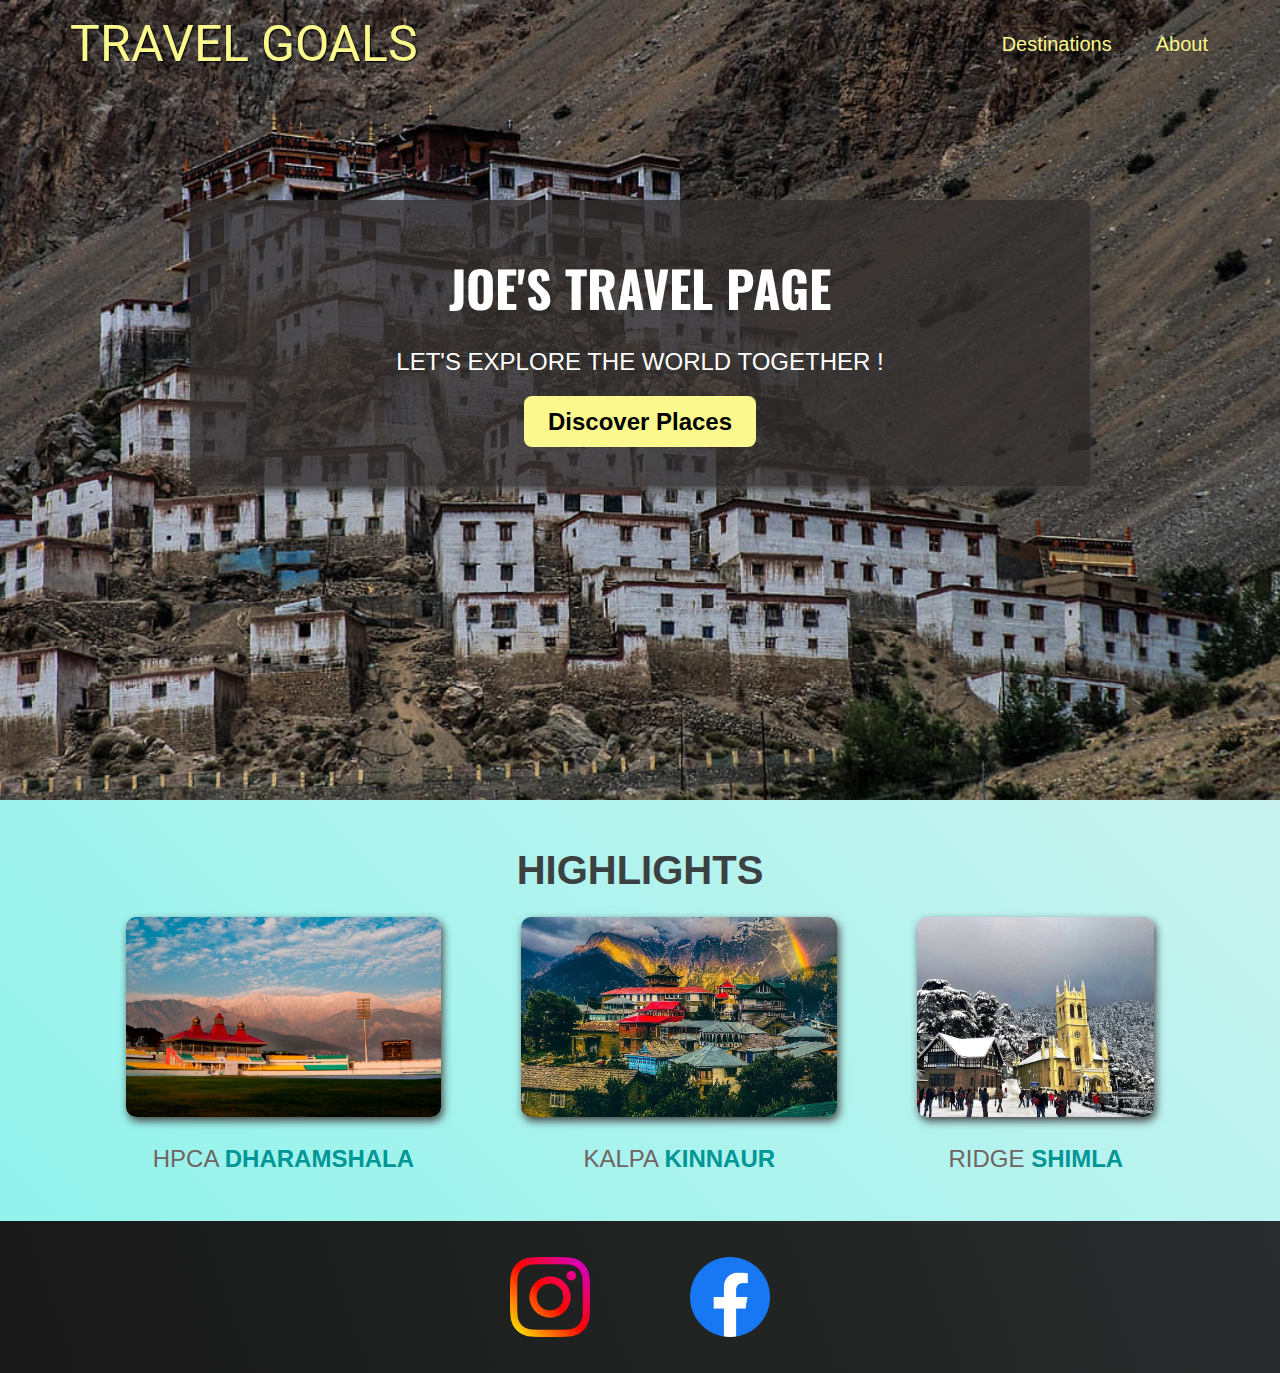
<file: index.html>
<!DOCTYPE html>
<html lang="en">
<head>
    <meta charset="UTF-8">
    <link href="https://fonts.googleapis.com/css2?family=Oswald:wght@700&family=Roboto:wght@400;900&display=swap"
     rel="stylesheet">
    <link rel="stylesheet" href="shared.css">
    <link rel="stylesheet" href="styles.css">
    <title>Travel Goal</title>
</head>
<body>
    <header>
        <div id="page-logo">
            <a href="index.html">Travel Goals</a>
        </div>
        <nav>
            <ul>
                <li>
                    <a href="places.html">Destinations</a>
                </li>
                <li><a href="">About</a></li>
            </ul>
        </nav>
    </header>
    <main>
        <section id="hero">
            <div id="hero-content">
            <h1>Joe's Travel Page</h1>
            <p>Let's explore the world together !</p>
            <a href="places.html">Discover Places</a>
            </div>  

        </section>
        <section id="highlights">
            <h2>Highlights</h2>
            <ul id="destinations">
                <li class="destination">
                    <img src="/images/places/HPCA.jpg" alt="Cricket Stadium Dharamshala">
                    <p>HPCA <strong>Dharamshala</strong> </p>
                </li>
                <li class="destination">
                    <img src="/images/places/kalpa.jpg" alt="Beautiful place in Kinnaur">
                    <p>Kalpa <strong>Kinnaur</strong> </p>
                </li>
                <li class="destination">
                    <img src="/images/places/Shimla.jpg" alt="Shimla Ridge">
                    <p>Ridge <strong>Shimla</strong> </p>
                </li>
            </ul>
             
        </section>
    </main>
    <footer>
        <ul>
            <li>
                <a href="https://www.instagram.com">
                    <img src="/images/icons/ig.png" alt="Instagram logo"></a>
            </li>
            <li>
                <a href="https://www.facebook.com">
                    <img src="/images/icons/fb.png" alt="Facebook logo"></a>
            </li>
        </ul>
    </footer>
</body>
</html>
</file>
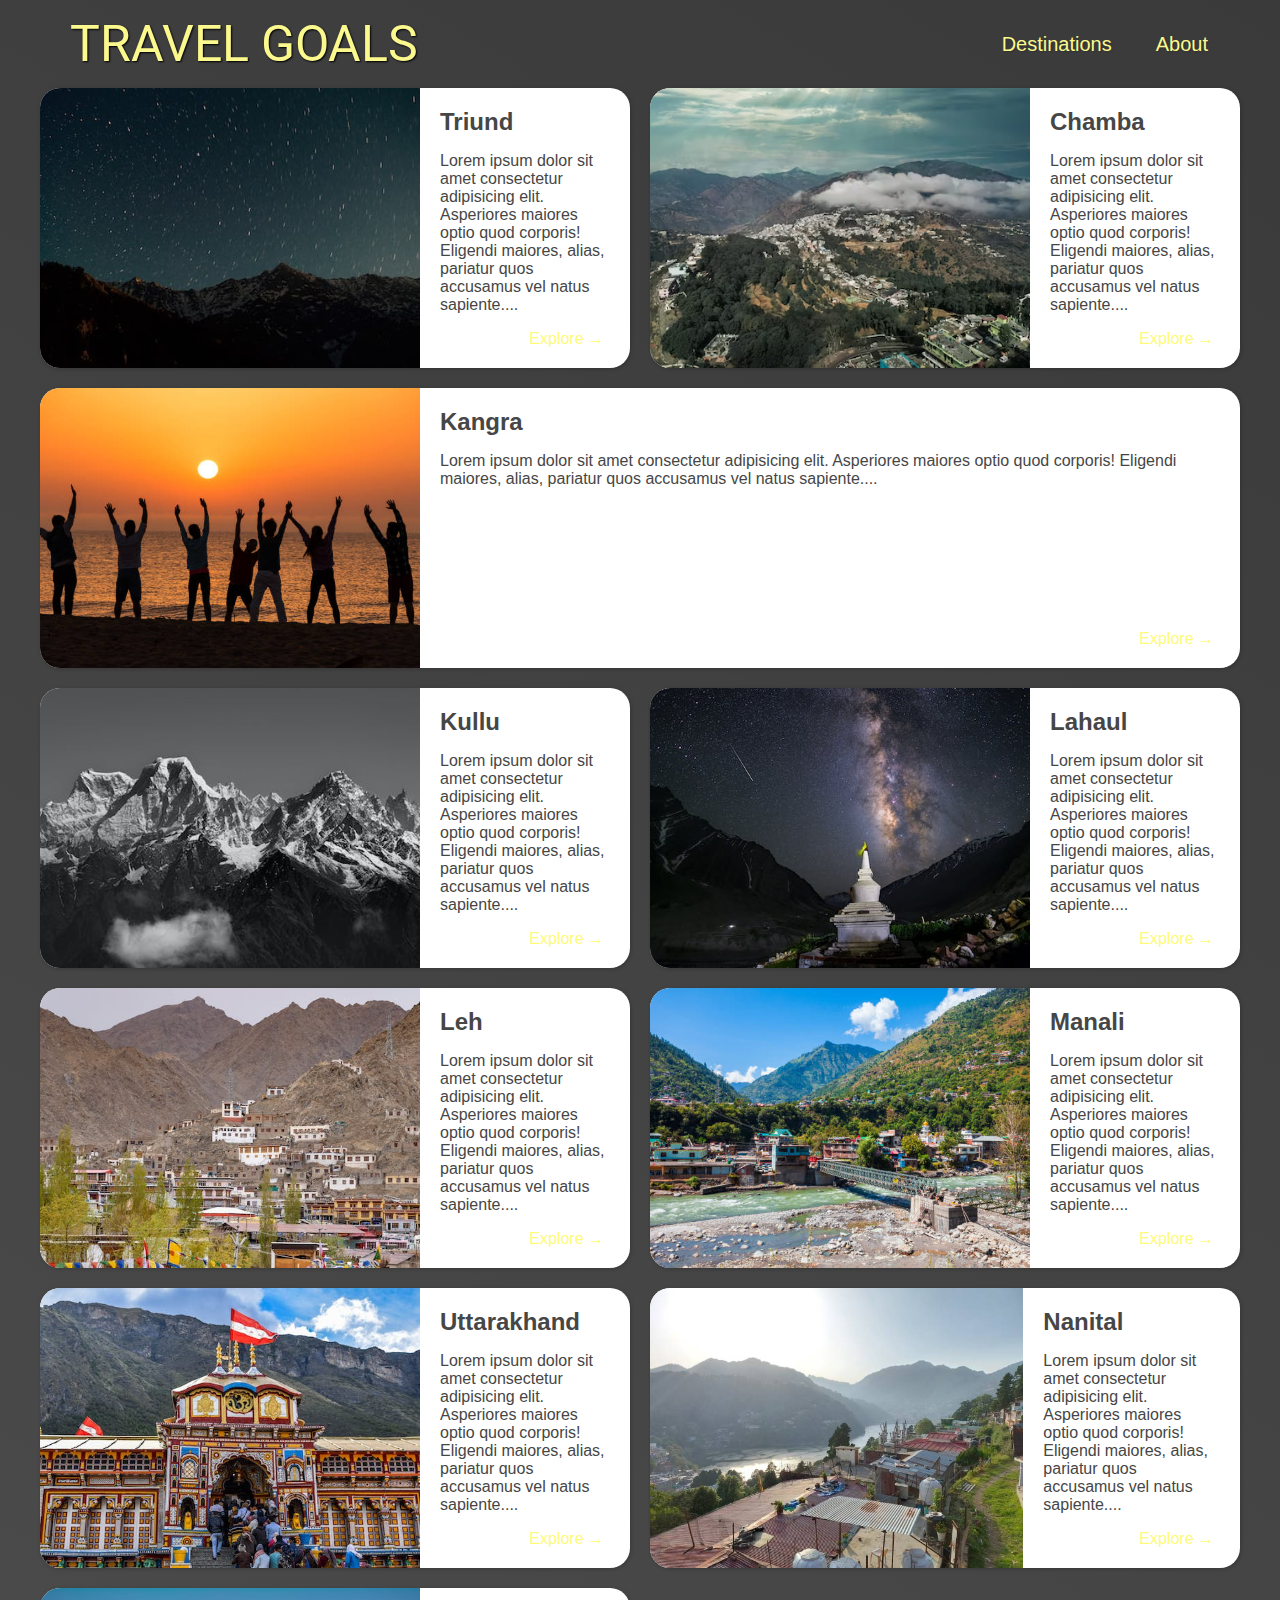
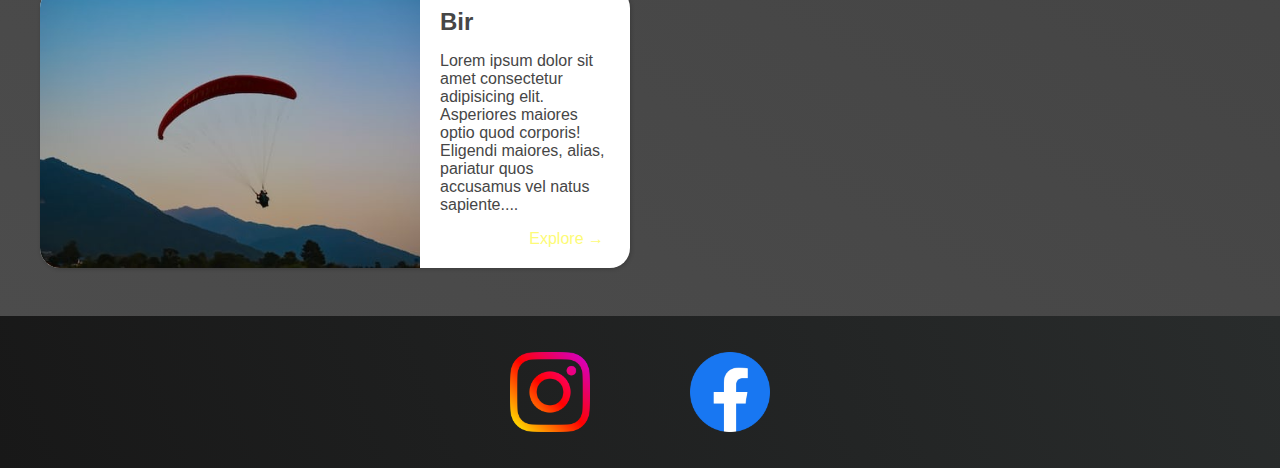
<file: places.html>
<!DOCTYPE html>
<html lang="en">
<head>
    <meta charset="UTF-8">
    <link href="https://fonts.googleapis.com/css2?family=Oswald:wght@700&family=Roboto:wght@400;900&display=swap"
     rel="stylesheet">
    <link rel="stylesheet" href="shared.css">
    <link rel="stylesheet" href="places.css">
    <title>Travel Goal</title>
</head>
<body>
    <header>
        <div id="page-logo">
            <a href="index.html">Travel Goals</a>
        </div>
        <nav>
            <ul>
                <li><a href="places.html">Destinations</a></li>
                <li><a href="">About</a></li>
            </ul>
        </nav>
    </header>
    <main>
        <ul>
            <li>
                <img src="/images/places/truind.jpg" alt="City of triund">
                <div class="item-content">
                    <div>
                     <h2>Triund</h2>
                    <p>
                        Lorem ipsum dolor sit amet consectetur adipisicing elit. Asperiores maiores optio quod corporis! Eligendi maiores, alias, pariatur quos accusamus vel natus sapiente....
                    </p>   
                    </div>
                    
                    <div class="actions">
                        <a href="https://en.wikipedia.org/wiki/Triund">Explore &#x2192</a>
    
                    </div>
                </div>
               
            </li>
            <li>
                <img src="/images/places/chamba.avif" alt="City of Chamba">
                <div class="item-content">
                    <div>
                     <h2>Chamba</h2>
                    <p>
                        Lorem ipsum dolor sit amet consectetur adipisicing elit. Asperiores maiores optio quod corporis! Eligendi maiores, alias, pariatur quos accusamus vel natus sapiente....
                    </p>   
                    </div>
                    
                    <div class="actions">
                        <a href="https://en.wikipedia.org/wiki/Chamba">Explore &#x2192</a>
    
                    </div>
                </div>
               
            </li>
            <li>
                <img src="/images/places/kangra.jpg" alt="City of Kangra">
                <div class="item-content">
                    <div>
                     <h2>Kangra</h2>
                    <p>
                        Lorem ipsum dolor sit amet consectetur adipisicing elit. Asperiores maiores optio quod corporis! Eligendi maiores, alias, pariatur quos accusamus vel natus sapiente....
                    </p>   
                    </div>
                    
                    <div class="actions">
                        <a href="https://en.wikipedia.org/wiki/Kangra">Explore &#x2192</a>
    
                    </div>
                </div>
               
            </li>
            <li>
                <img src="/images/places/kullu.jpeg" alt="City of Kullu">
                <div class="item-content">
                    <div>
                     <h2>Kullu</h2>
                    <p>
                        Lorem ipsum dolor sit amet consectetur adipisicing elit. Asperiores maiores optio quod corporis! Eligendi maiores, alias, pariatur quos accusamus vel natus sapiente....
                    </p>   
                    </div>
                    
                    <div class="actions">
                        <a href="https://en.wikipedia.org/wiki/Kullu">Explore &#x2192</a>
    
                    </div>
                </div>
               
            </li>
            <li>
                <img src="/images/places/lahaul.jpeg" alt="City of Lahaul">
                <div class="item-content">
                    <div>
                     <h2>Lahaul</h2>
                    <p>
                        Lorem ipsum dolor sit amet consectetur adipisicing elit. Asperiores maiores optio quod corporis! Eligendi maiores, alias, pariatur quos accusamus vel natus sapiente....
                    </p>   
                    </div>
                    
                    <div class="actions">
                        <a href="https://en.wikipedia.org/wiki/Lahaul">Explore &#x2192</a>
    
                    </div>
                </div>
               
            </li>
            <li>
                <img src="/images/places/Leh.jpeg" alt="City of Leh">
                <div class="item-content">
                    <div>
                     <h2>Leh</h2>
                    <p>
                        Lorem ipsum dolor sit amet consectetur adipisicing elit. Asperiores maiores optio quod corporis! Eligendi maiores, alias, pariatur quos accusamus vel natus sapiente....
                    </p>   
                    </div>
                    
                    <div class="actions">
                        <a href="https://en.wikipedia.org/wiki/Leh">Explore &#x2192</a>
    
                    </div>
                </div>
               
            </li>
            <li>
                <img src="/images/places/manali.jpg" alt="City of Manali">
                <div class="item-content">
                    <div>
                     <h2>Manali</h2>
                    <p>
                        Lorem ipsum dolor sit amet consectetur adipisicing elit. Asperiores maiores optio quod corporis! Eligendi maiores, alias, pariatur quos accusamus vel natus sapiente....
                    </p>   
                    </div>
                    
                    <div class="actions">
                        <a href="https://en.wikipedia.org/wiki/Manali">Explore &#x2192</a>
    
                    </div>
                </div>
            
            </li>
            <li>
                <img src="/images/places/UK.jpeg" alt="City of uttarakhand">
                <div class="item-content">
                    <div>
                     <h2>Uttarakhand</h2>
                    <p>
                        Lorem ipsum dolor sit amet consectetur adipisicing elit. Asperiores maiores optio quod corporis! Eligendi maiores, alias, pariatur quos accusamus vel natus sapiente....
                    </p>   
                    </div>
                    
                    <div class="actions">
                        <a href="https://en.wikipedia.org/wiki/Uttarakhand">Explore &#x2192</a>
    
                    </div>
                </div>
               
            </li>
            <li>
                <img src="/images/places/nanital.jpg" alt="City of Nanital">
                <div class="item-content">
                    <div>
                     <h2>Nanital</h2>
                    <p>
                        Lorem ipsum dolor sit amet consectetur adipisicing elit. Asperiores maiores optio quod corporis! Eligendi maiores, alias, pariatur quos accusamus vel natus sapiente....
                    </p>   
                    </div>
                    
                    <div class="actions">
                        <a href="https://en.wikipedia.org/wiki/Nanital">Explore &#x2192</a>
    
                    </div>
                </div>
               
            </li>
            <li>
                <img src="/images/places/bir.jpg" alt="City of Bir">
                <div class="item-content">
                    <div>
                     <h2>Bir</h2>
                    <p>
                        Lorem ipsum dolor sit amet consectetur adipisicing elit. Asperiores maiores optio quod corporis! Eligendi maiores, alias, pariatur quos accusamus vel natus sapiente....
                    </p>   
                    </div>
                    
                    <div class="actions">
                        <a href="https://en.wikipedia.org/wiki/Bir">Explore &#x2192</a>
    
                    </div>
                </div>
               
            </li>
        </ul>
    </main>
    <footer>
        <ul>
            <li>
                <a href="https://www.instagram.com">
                    <img src="/images/icons/ig.png" alt="Instagram logo"></a>
            </li>
            <li>
                <a href="https://www.facebook.com">
                    <img src="/images/icons/fb.png" alt="Facebook logo"></a>
            </li>
        </ul>
    </footer>
</body>
</html>
</file>
<file: shared.css>
body {
    font-family: "Quicksand", sans-serif;
    margin: 0;
}

ul {
    list-style: none;
    margin: 0;
    padding: 0;
}

header {
    display: flex;
    justify-content: space-between;
    align-items: center;
    padding: 15px 60px;
    position: absolute;
    width: 100%;
    top: 0;
    left: 0;
    width: 100%;
    box-sizing: border-box;
}

#page-logo a {
    padding: 10px;
    font-family: "Roboto", sans-serif;
    color: rgb(251, 249, 141);
    font-size: 50px;
    text-decoration: none;
    text-transform: uppercase;
    text-shadow: 1px 1px 2px rgb(0, 0, 0);
  
}

/*#page-logo a:hover {
    color: black;
}*/

header ul {
    display: flex;
}

header li {
    margin-left: 20px;
}

header a {
    color: rgb(251, 249, 141);
    text-decoration: none;
    font-size: 20px;
    padding: 12px;
    text-shadow: 1px 1px 2px rgb(0, 0, 0,0.2);
    border-radius: 6px;
}

header nav a:hover {
    color: rgb(77, 77, 77);
    background-color: rgb(251, 249, 141);
}

footer {
    background: linear-gradient(70deg, rgb(24, 24, 24), rgb(41, 44, 44));
    padding: 36px 0;
}

footer ul {
    display: flex;
    justify-content: center;
    

}

footer li {
    width: 80px;
    height: 80px;
    margin: 0 50px;
}

footer img {
    width: 100%;
    height: 100%;
}
</file>
<file: styles.css>
#hero {
    height: 800px;
    background-image: url("/images/places/Spiti.jpg");
    background-position: center;
    background-size: cover;

}

#hero-content {
    width: 900px;
    background-color: rgb(51, 47, 47, 0.8);
    box-shadow: 2px 4px 8px rgb(68, 67, 67);
    border-radius: 8px;
    text-align: center;
    padding: 50px 0;
    margin: 0 auto;
    position: relative;
    top: 200px;

}

#hero-content h1 {
    color: white;
    text-transform: uppercase;
    font-size: 50px;
    font-family: "Oswald",sans-serif;
    margin: 0;
}

#hero-content p {
    color: white;
    text-transform: uppercase;
    font-size: 24px;
    font-weight: 250;
    margin-bottom: 32px;
}

#hero-content a {
    text-decoration: none;
    background-color:rgb(251, 249, 141);
    padding: 12px 24px;
    color: black;
    font-size: 24px;
    font-weight: bold;
    border-radius: 8px;
    
}

#hero-content a:hover {
    background-color: rgb(251, 249, 141);
    box-shadow: 2px 4px 8px rgb(197, 191, 30);
}

#highlights {
    padding: 24px;
    background: linear-gradient(45deg, rgb(145, 243, 236), rgb(202, 243, 240));

}

#highlights h2 {
    text-transform: uppercase;
    text-align: center;
    font-size: 40px;
    color: rgb(59, 64, 65);
    margin: 24px 0;
}

#destinations {
    display: flex;
    width: 90%;
    margin: auto;
    margin: bottom 40px;

  
}

.destination {
    margin: 0 40px ;
    text-transform: uppercase;
}

.destination p {
    text-align: center;
    font-size: 24px;
    color: rgb(114, 99, 99);
}

.destination img {
    height: 200px;
    width: 100%;
    box-shadow: 2px 4px 8px rgb(68, 67, 67);
    border-radius: 10px;
    object-fit: cover;
   
}

.destination strong {
    color: rgb(0, 150, 150);
}
</file>
<file: places.css>
body {
    background: linear-gradient(30deg, rgb(77, 77, 77), rgb(58, 58, 58));
    color: rgb(70, 70, 70); 
    
}

#page-logo a {
    color: rgb(251, 249, 141);
}

header {
    position: static;
}

header a {
    color:   rgb(251, 249, 141);
}

header nav a:hover {
    background-color:  rgb(251, 249, 141);
}

main ul {
    width: 1200px; 
    margin: 0 auto 48px auto; 
    display: grid;
    grid-template-columns: 1fr 1fr;
    gap: 20px 20px;
    

}
/* li:nth type selector (yoc can change the particular list of item style) */
li:nth-of-type(3) {
    grid-column: 1 / span 2;
}

main li {
    display: flex;
    background-color: white;
    box-shadow: 1px 1px 4px rgba(0, 0, 0, 0.2);
    border-radius: 20px;
    overflow: hidden;
    
    
}

main li img {
    width: 380px;
    height: 280px;
    object-fit: cover;
    
}

.item-content {
    padding: 20px;
    display: flex;
    flex-direction: column;
    justify-content: space-between;

}

.item-content h2 {
    margin: 0;
}

.actions {
    text-align: right;
}

.actions a {
    text-decoration: none;
    padding: 6px;
    color: rgb(253, 251, 119);
    border-radius: 5px;
}

.actions a:hover {
    background-color: rgb(235, 253, 255);
    
}
</file>
